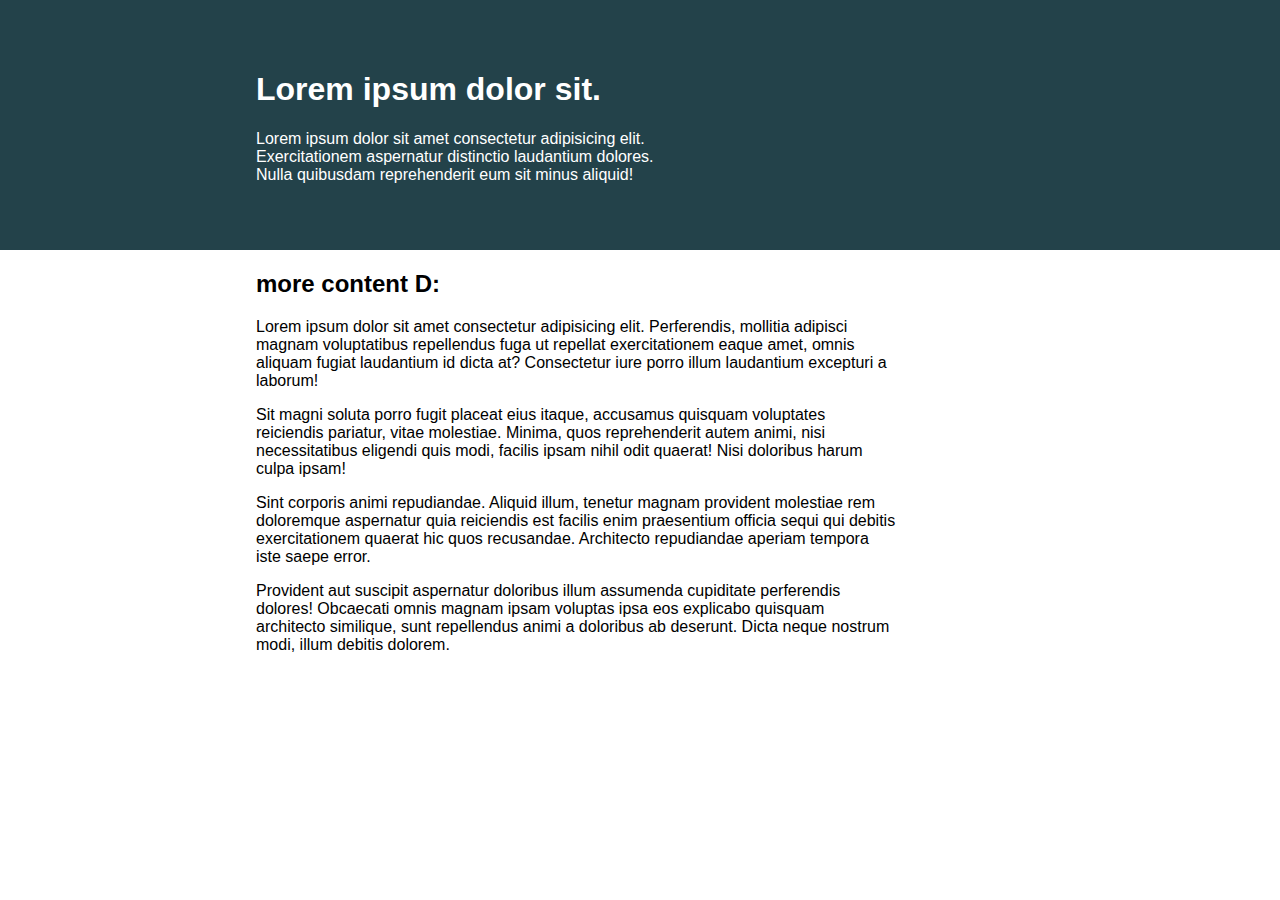
<file: day 2 challenge/index.html>
<!DOCTYPE html>
<html lang="en">
  <head>
    <meta charset="UTF-8" />
    <meta name="viewport" content="width=device-width, initial-scale=1.0" />
    <title>Day 01</title>

    <link rel="stylesheet" href="style.css" />
  </head>
  <body>
    <div class="container">
      <div class="intro-content">
        <h1>Lorem ipsum dolor sit.</h1>
        <p>
          Lorem ipsum dolor sit amet consectetur adipisicing elit.
          Exercitationem aspernatur distinctio laudantium dolores. Nulla
          quibusdam reprehenderit eum sit minus aliquid!
        </p>
      </div>
    </div>

    <div class="content">
      <h2>more content D:</h2>
      <p>
        Lorem ipsum dolor sit amet consectetur adipisicing elit. Perferendis,
        mollitia adipisci magnam voluptatibus repellendus fuga ut repellat
        exercitationem eaque amet, omnis aliquam fugiat laudantium id dicta at?
        Consectetur iure porro illum laudantium excepturi a laborum!
      </p>
      <p>
        Sit magni soluta porro fugit placeat eius itaque, accusamus quisquam
        voluptates reiciendis pariatur, vitae molestiae. Minima, quos
        reprehenderit autem animi, nisi necessitatibus eligendi quis modi,
        facilis ipsam nihil odit quaerat! Nisi doloribus harum culpa ipsam!
      </p>
      <p>
        Sint corporis animi repudiandae. Aliquid illum, tenetur magnam provident
        molestiae rem doloremque aspernatur quia reiciendis est facilis enim
        praesentium officia sequi qui debitis exercitationem quaerat hic quos
        recusandae. Architecto repudiandae aperiam tempora iste saepe error.
      </p>
      <p>
        Provident aut suscipit aspernatur doloribus illum assumenda cupiditate
        perferendis dolores! Obcaecati omnis magnam ipsam voluptas ipsa eos
        explicabo quisquam architecto similique, sunt repellendus animi a
        doloribus ab deserunt. Dicta neque nostrum modi, illum debitis dolorem.
      </p>
    </div>
  </body>
</html>
</file>
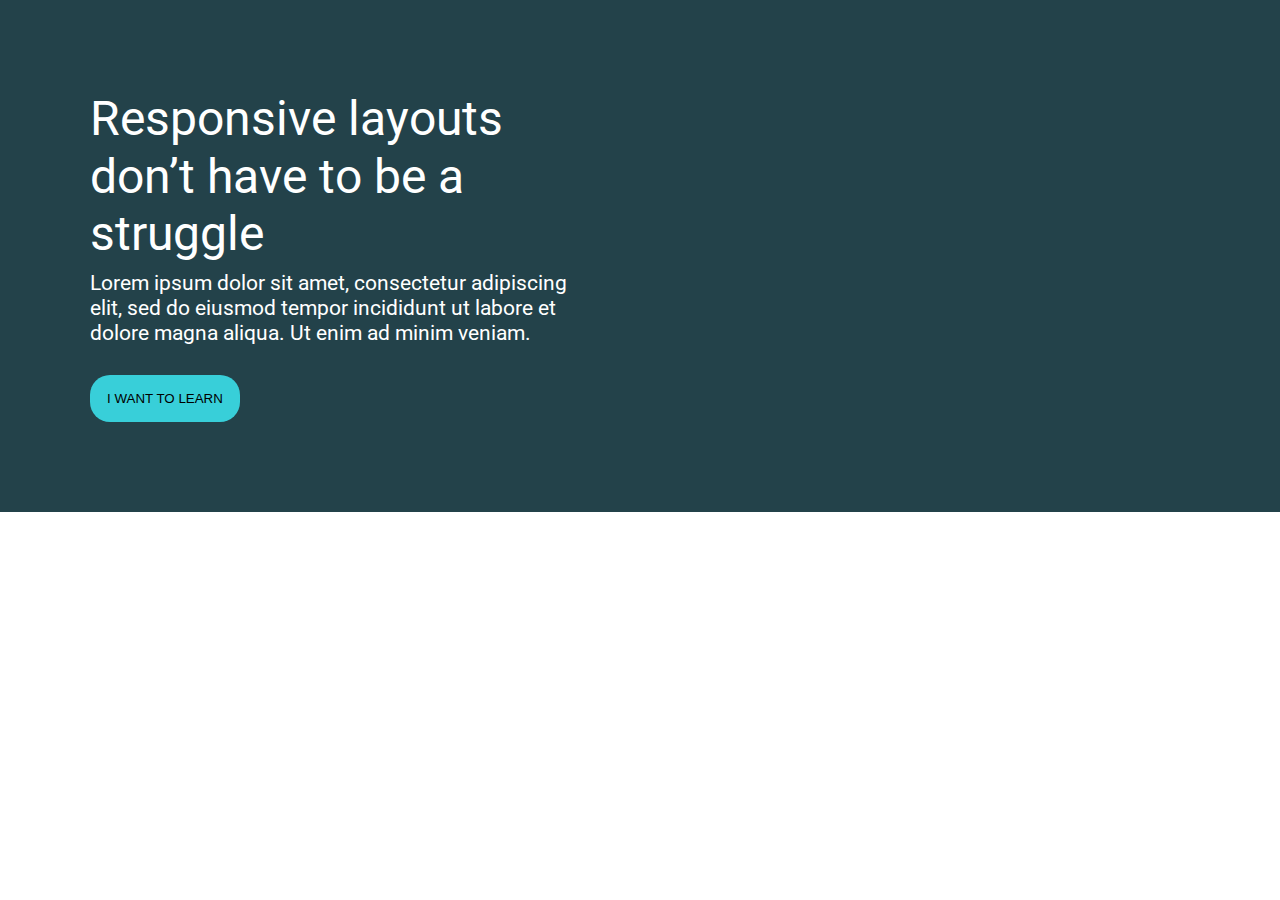
<file: day 5/index.html>
<!DOCTYPE html>
<html lang="en">
  <head>
    <meta charset="UTF-8" />
    <meta http-equiv="X-UA-Compatible" content="IE=edge" />
    <meta name="viewport" content="width=device-width, initial-scale=1.0" />
    <link rel="stylesheet" href="style.css" />
    <title>Day 5 challenge</title>
    <link rel="preconnect" href="https://fonts.googleapis.com" />
    <link rel="preconnect" href="https://fonts.gstatic.com" crossorigin />
    <link
      href="https://fonts.googleapis.com/css2?family=Poppins:wght@300;400;500;600&family=Roboto:wght@300;500;700;900&display=swap"
      rel="stylesheet"
    />
  </head>
  <body>
    <div class="container">
      <div class="dataWrapper">
        <!-- <div class="mainTitle"> -->
        <p>Responsive layouts don’t have to be a struggle</p>
        <p>
          Lorem ipsum dolor sit amet, consectetur adipiscing elit, sed do
          eiusmod tempor incididunt ut labore et dolore magna aliqua. Ut enim ad
          minim veniam.
        </p>
        <button>i want to learn</button>
        <!-- </div> -->
      </div>
    </div>
  </body>
</html>
</file>
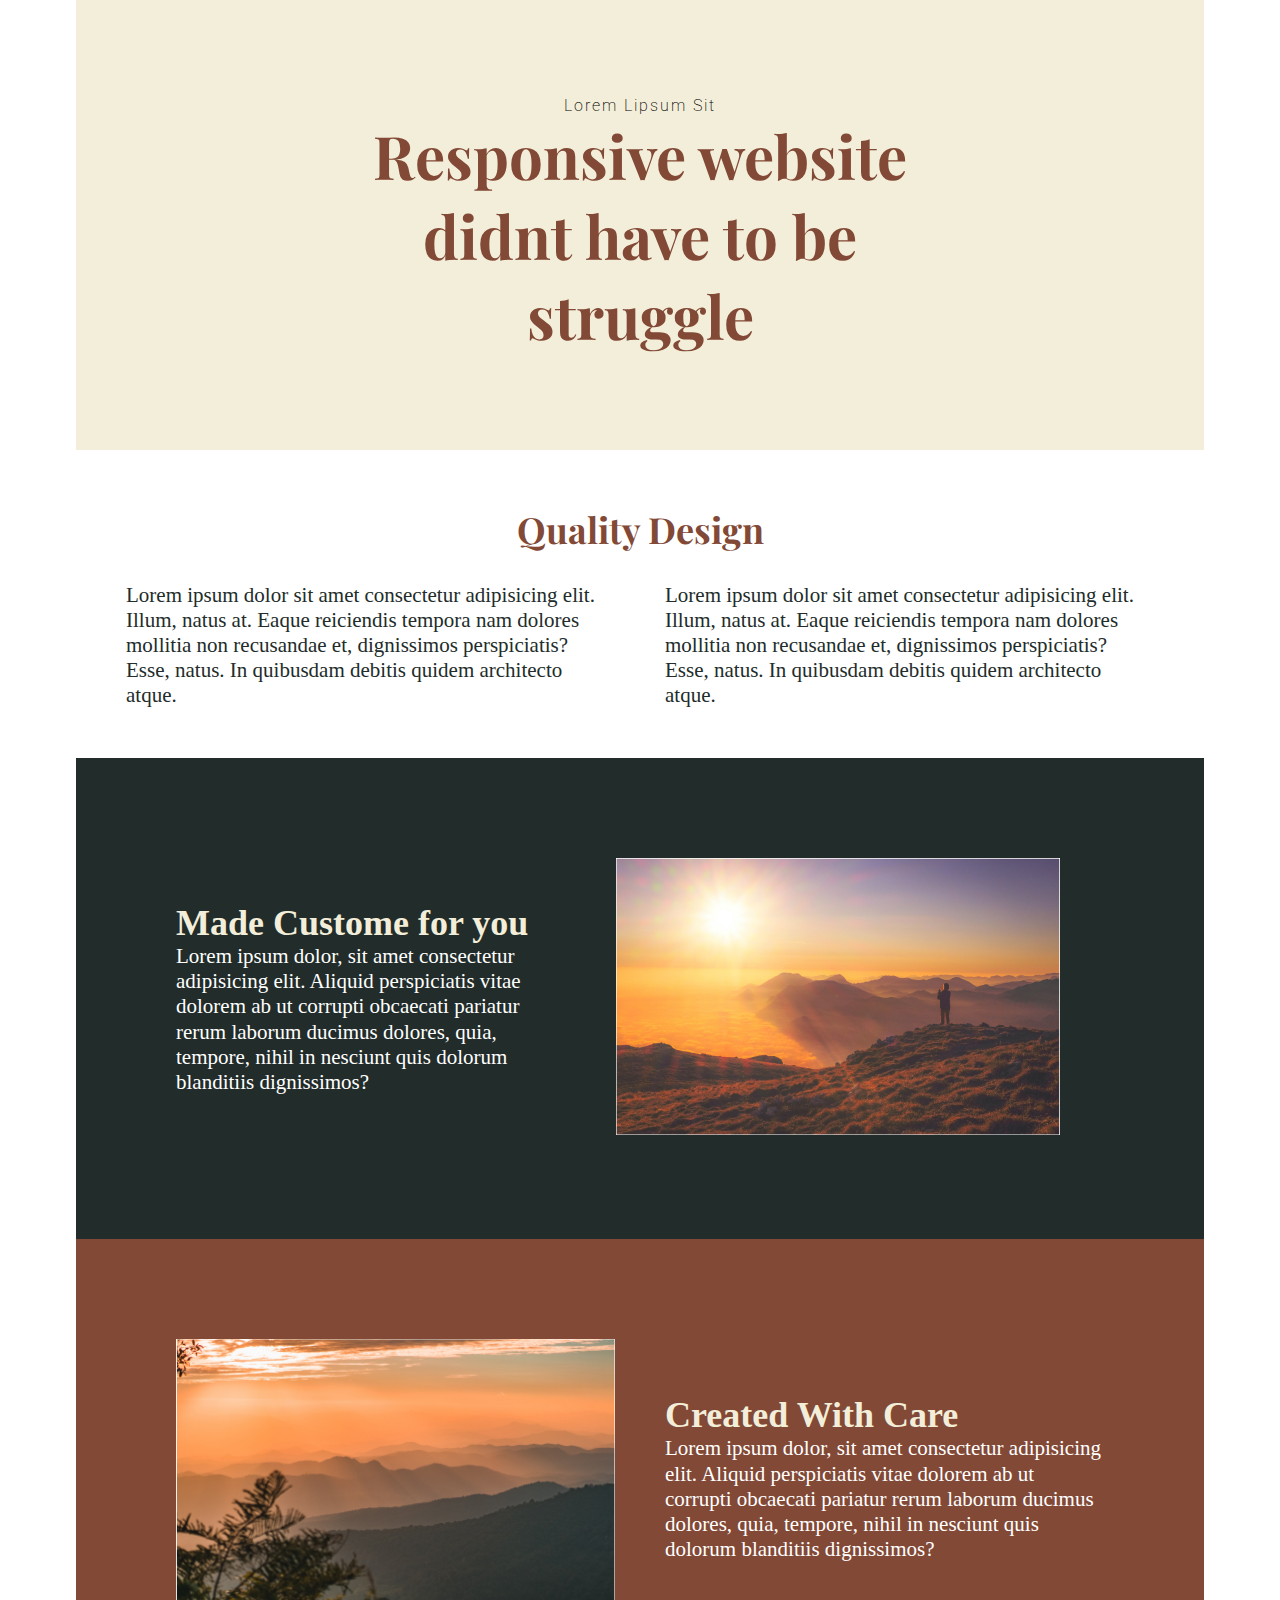
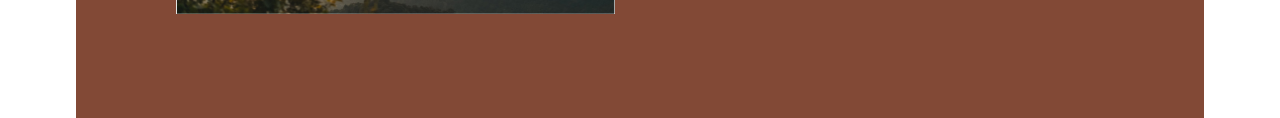
<file: day12_1/index.html>
<!DOCTYPE html>
<html lang="en">
  <head>
    <meta charset="UTF-8" />
    <meta http-equiv="X-UA-Compatible" content="IE=edge" />
    <meta name="viewport" content="width=device-width, initial-scale=1.0" />
    <title>Challenge 12_1</title>
    <link rel="preconnect" href="https://fonts.googleapis.com" />
    <link rel="preconnect" href="https://fonts.gstatic.com" crossorigin />
    <link
      href="https://fonts.googleapis.com/css2?family=Playfair+Display:wght@400;800;700;600&family=Roboto:wght@300;400&display=swap"
      rel="stylesheet"
    />
    <link rel="stylesheet" href="./style.css" />
  </head>
  <body>
    <div class="mainContainer">
      <section class="titleSection">
        <div class="titleWrapper">
          <p class="subTitle">lorem lipsum sit</p>
          <h1 class="title">Responsive website didnt have to be struggle</h1>
        </div>
      </section>

      <section class="designInfo">
        <div class="designWrapper">
          <p class="designHeading">Quality Design</p>
          <div class="designInfoWrapper">
            <p class="designinfo1">
              Lorem ipsum dolor sit amet consectetur adipisicing elit. Illum,
              natus at. Eaque reiciendis tempora nam dolores mollitia non
              recusandae et, dignissimos perspiciatis? Esse, natus. In quibusdam
              debitis quidem architecto atque.
            </p>
            <p class="designinfo2">
              Lorem ipsum dolor sit amet consectetur adipisicing elit. Illum,
              natus at. Eaque reiciendis tempora nam dolores mollitia non
              recusandae et, dignissimos perspiciatis? Esse, natus. In quibusdam
              debitis quidem architecto atque.
            </p>
          </div>
        </div>
      </section>

      <section class="custome">
        <div class="customeDataWrapper">
          <h2 class="customeTitle">Made Custome for you</h2>
          <p class="customeData">
            Lorem ipsum dolor, sit amet consectetur adipisicing elit. Aliquid
            perspiciatis vitae dolorem ab ut corrupti obcaecati pariatur rerum
            laborum ducimus dolores, quia, tempore, nihil in nesciunt quis
            dolorum blanditiis dignissimos?
          </p>
        </div>

        <div class="customeImage">
          <img src="./image-01.jpg" alt="'mount kubo" />
        </div>
      </section>

      <section class="custome custome2">
        <div class="customeImage2Wrapper">
          <img class="customeImage" src="./image-02.jpg" alt="'mount sinto" />
        </div>

        <div class="customeDataWrapper">
          <h2 class="customeTitle">Created With Care</h2>
          <p class="customeData">
            Lorem ipsum dolor, sit amet consectetur adipisicing elit. Aliquid
            perspiciatis vitae dolorem ab ut corrupti obcaecati pariatur rerum
            laborum ducimus dolores, quia, tempore, nihil in nesciunt quis
            dolorum blanditiis dignissimos?
          </p>
        </div>
      </section>
    </div>
  </body>
</html>
</file>
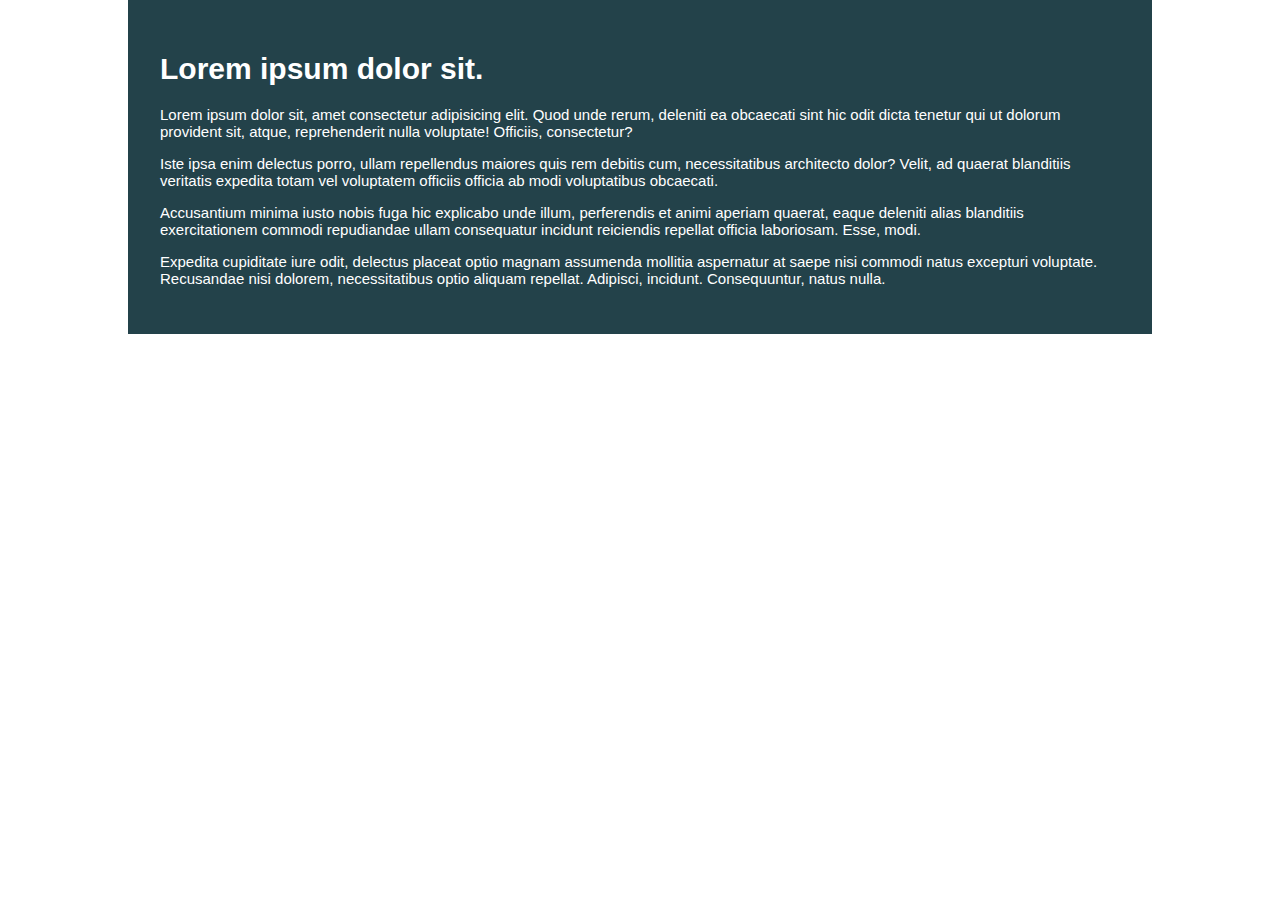
<file: day1/challenege1/index.html>
<!DOCTYPE html>
<html lang="en">

<head>
    <meta charset="UTF-8">
    <meta name="viewport" content="width=device-width, initial-scale=1.0">
    <title>Day 01</title>

    <link rel="stylesheet" href="style.css">
</head>

<body>
    <div class="container">
        <div class="intro-content">
            <h1>Lorem ipsum dolor sit.</h1>
            <p>Lorem ipsum dolor sit, amet consectetur adipisicing elit. Quod unde rerum, deleniti ea obcaecati sint hic
                odit dicta tenetur qui ut dolorum provident sit, atque, reprehenderit nulla voluptate! Officiis,
                consectetur?</p>
            <p>Iste ipsa enim delectus porro, ullam repellendus maiores quis rem debitis cum, necessitatibus architecto
                dolor? Velit, ad quaerat blanditiis veritatis expedita totam vel voluptatem officiis officia ab modi
                voluptatibus obcaecati.</p>
            <p>Accusantium minima iusto nobis fuga hic explicabo unde illum, perferendis et animi aperiam quaerat, eaque
                deleniti alias blanditiis exercitationem commodi repudiandae ullam consequatur incidunt reiciendis
                repellat officia laboriosam. Esse, modi.</p>
            <p>Expedita cupiditate iure odit, delectus placeat optio magnam assumenda mollitia aspernatur at saepe nisi
                commodi natus excepturi voluptate. Recusandae nisi dolorem, necessitatibus optio aliquam repellat.
                Adipisci, incidunt. Consequuntur, natus nulla.</p>
        </div>
    </div>
</body>

</html>
</file>
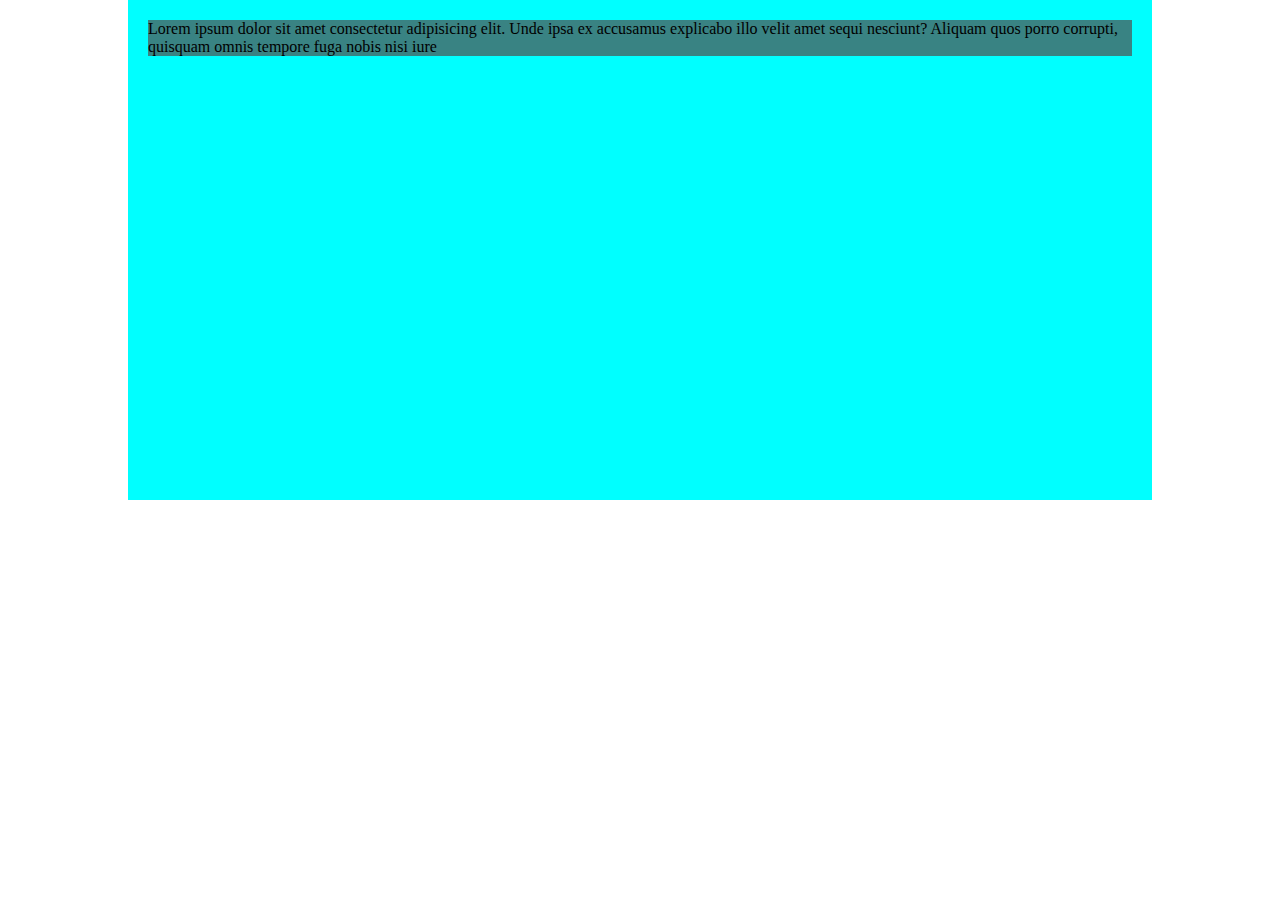
<file: day1/width and height.html>
<!DOCTYPE html>
<html lang="en">
  <head>
    <meta charset="UTF-8" />
    <meta http-equiv="X-UA-Compatible" content="IE=edge" />
    <meta name="viewport" content="width=device-width, initial-scale=1.0" />
    <title>Document</title>
    <link rel="stylesheet" href="./style.css" />
  </head>
  <body>
    <div class="parent">
      <div class="child">
        Lorem ipsum dolor sit amet consectetur adipisicing elit. Unde ipsa ex
        accusamus explicabo illo velit amet sequi nesciunt? Aliquam quos porro
        corrupti, quisquam omnis tempore fuga nobis nisi iure
        <perspiciatis class="lore"></perspiciatis>
      </div>
    </div>
  </body>
</html>
</file>
<file: day 2 challenge/style.css>
/* INSTRUCTIONS
 *
 * 1) Keep the text inside .intro-content
 *    in the same place, but have the background
 *    extend from one side of the viewport
 *    to the other, no matter how wide or narrow
 *    the browser is.
 *
 * 2) Limit the maximum width of the text in the
 *    bottom area.
 *
 * You may modify the HTML if needed
 * (you probably should for this challenge)
 *
 */

* {
  box-sizing: border-box;
}

body {
  margin: 0;
  font-family: sans-serif;
}

.container {
  /* max-width: 750px; */
  margin: 0 auto;
  background: #23424a;
  color: white;
  padding: 50px 0;
}

.intro-content {
  width: 50%;
  margin: 0 20vw;
  max-width: 400px;
}

.content {
  margin: auto 20vw;
  width: 50%;
  max-width: 700px;
}
</file>
<file: day 5/style.css>
body {
  padding: 0;
  margin: 0;
  box-sizing: border-box;
  font-family: 'Roboto', sans-serif;
  font-size: 21px;
}

.container {
  background-color: #23424a;
}

.dataWrapper {
  color: #fff;
  height: 80%;
  padding: 10vh;
  display: flex;
  flex-direction: column;
  max-width: 500px;
  line-height: 1.2;
  align-items: flex-start;
}
.dataWrapper :first-child {
  font-size: 48px;
  margin: 0;
}

.dataWrapper :nth-child(2) {
  margin-top: 0.5rem;
}
.dataWrapper button {
  margin-top: 0.5rem;
  text-transform: uppercase;
  width: 30%;
  border: none;
  padding: 1rem;
  border-radius: 20px;
  background-color: #38cfd9;
  font-weight: 500;
}
</file>
<file: day12_1/style.css>
* {
  padding: 0;
  margin: 0;
  box-sizing: border-box;
}

.mainContainer {
  margin: 0 auto;
  max-width: 1128px;
  min-width: 660px;
}

.titleSection {
  padding: 15px;
  background-color: #f3eed9;
  width: 100%;
  height: 50vh;
  text-align: center;
}

.titleWrapper {
  max-width: 660px;
  height: 100%;
  margin: 0 auto;
  display: flex;
  flex-direction: column;
  align-items: center;
  justify-content: center;
}

.subTitle {
  text-transform: capitalize;
  letter-spacing: 2px;
  font-weight: 200;
  font-family: 'Roboto', sans-serif;
}

.title {
  font-family: 'Playfair Display', serif;
  font-weight: 700;
  color: #824936;
  font-size: 60px;
}
.designWrapper {
  padding: 50px;
}

.designHeading {
  font-family: 'Playfair Display', serif;
  font-size: 36px;
  font-weight: 700;
  color: #824936;
  text-align: center;
  display: block;
  padding: 5px 0 30px 0;
}

.designInfoWrapper {
  display: flex;
  gap: 50px;
}

.designInfoWrapper .designinfo1,
.designinfo2 {
  color: #222c2a;
  font-size: 21px;
}

.custome {
  display: flex;
  color: white;
  background-color: #222c2a;
  padding: 100px;
  align-items: center;
  gap: 50px;
  justify-content: space-evenly;
}

.custome2 {
  background-color: #824936;
}
.customeImage2Wrapper {
  width: 80%;
}
.customeImage {
  width: 100%;
  height: 100%;
}

.customeDataWrapper {
  width: 80%;
}

.customeDataWrapper > h2 {
  font-size: 36px;
  color: #f3eed9;
}

.customeDataWrapper .customeData {
  font-size: 21px;
  line-height: 1.2;
}
</file>
<file: day1/challenege1/style.css>
/* INSTRUCTIONS
 *
 * 1) Limit the total width of
 *    the .intro-conent to about half
 *    of it's parent
 *
 * 2) Stop the text from overflowing
 *    out the bottom at small screen
 *    widths
 *
 * You may modify the HTML if needed
 *
 */

* {
  box-sizing: border-box;
}

body {
  margin: 0;
  font-family: sans-serif;
}

.container {
  background: #23424a;
  color: white;

  width: 80%;
  margin: 0 auto;

  padding: 2em;
}

.intro-content {
  font-size: 15px;
}
</file>
<file: day1/style.css>
* {
  padding: 0;
  margin: 0;
  box-sizing: border-box;
}

.parent {
  width: 80%;
  height: 500px;
  background-color: aqua;
  margin: 0 auto;
  padding: 20px;
}

.child {
  background-color: rgb(57, 131, 131);
}
</file>
